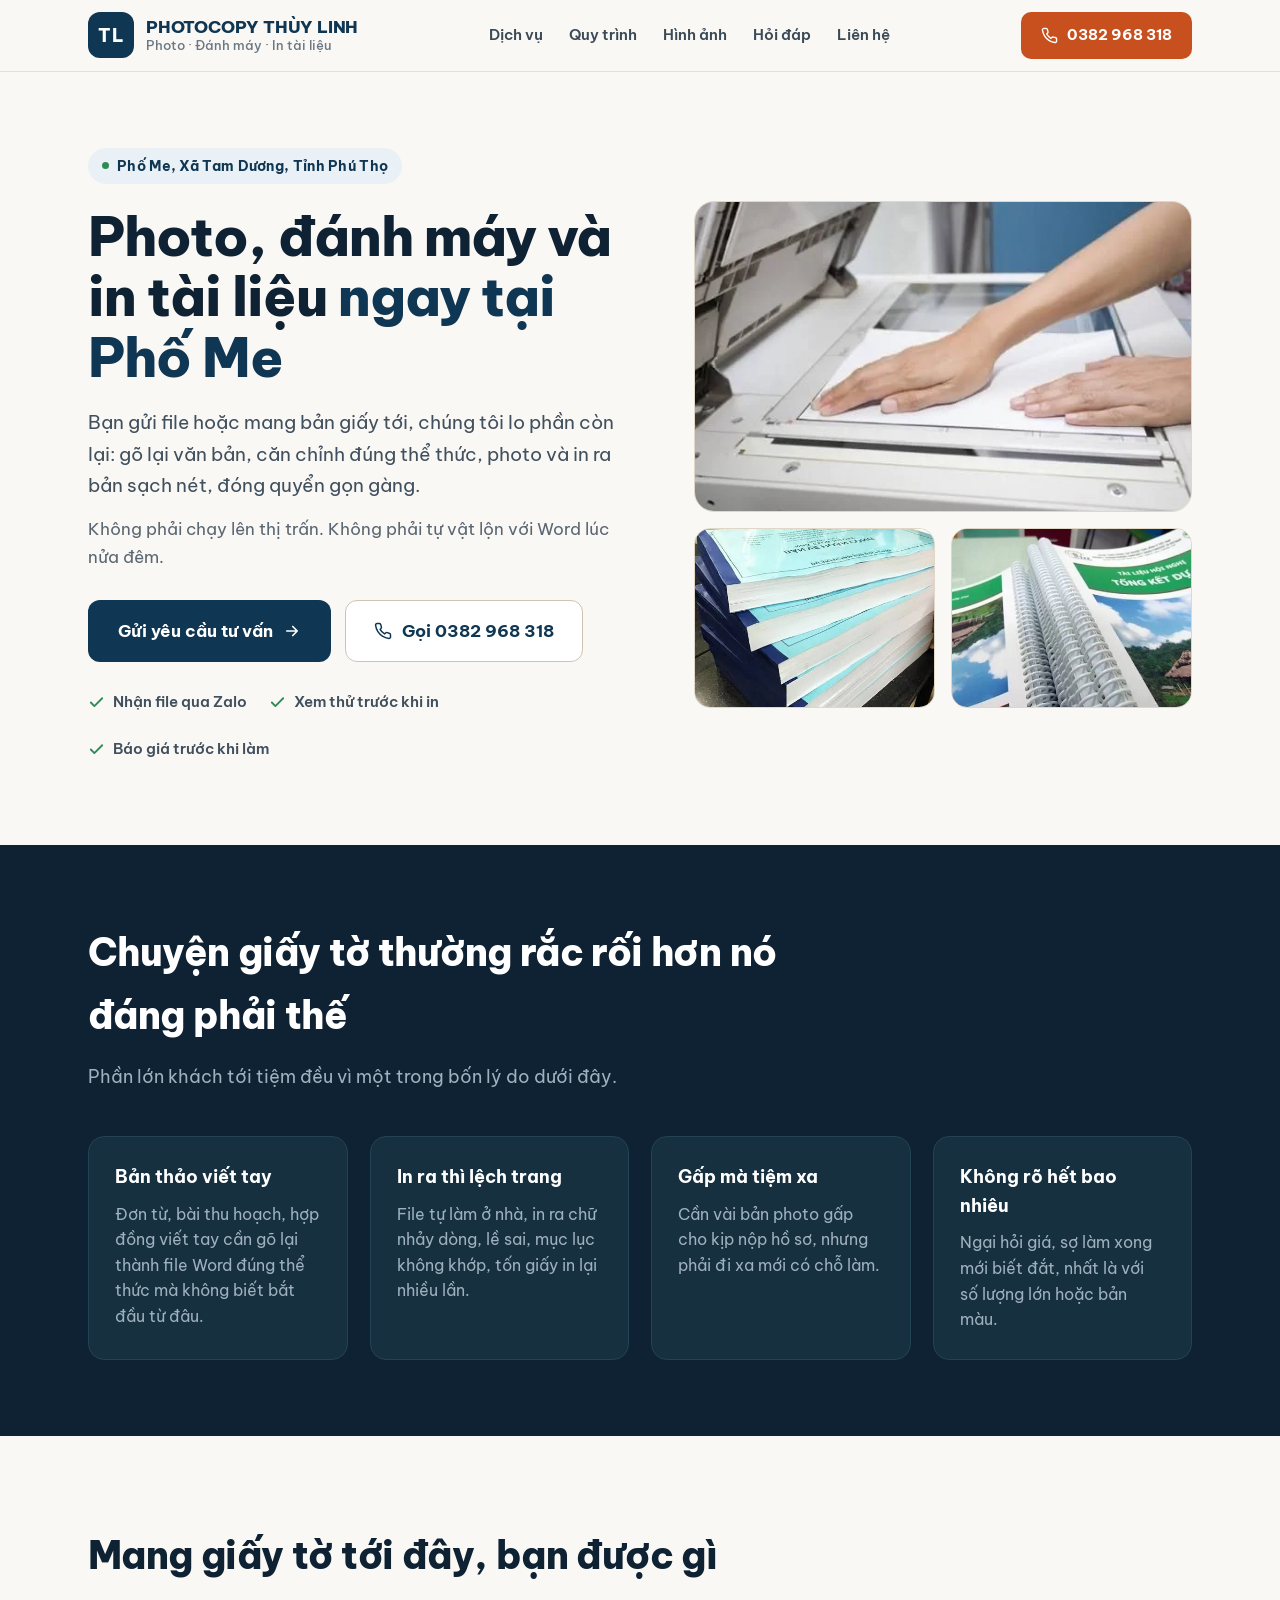
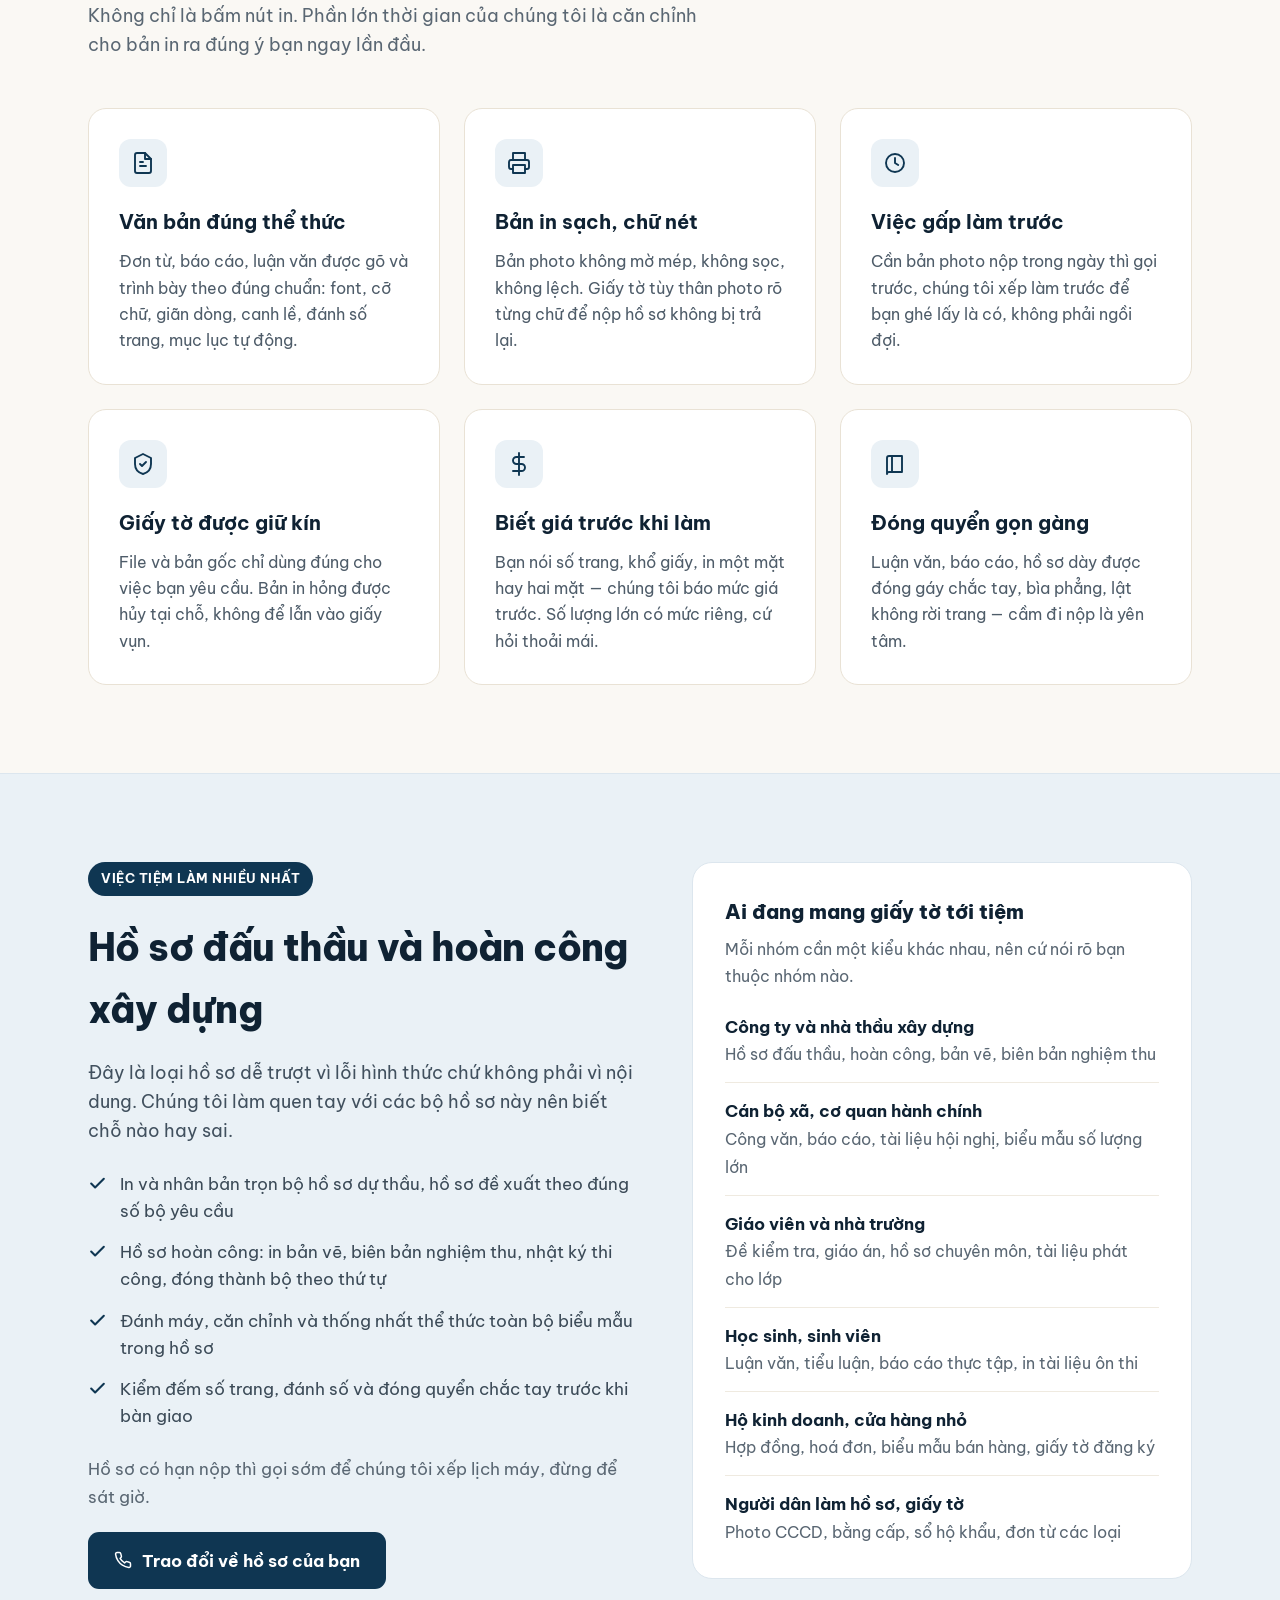
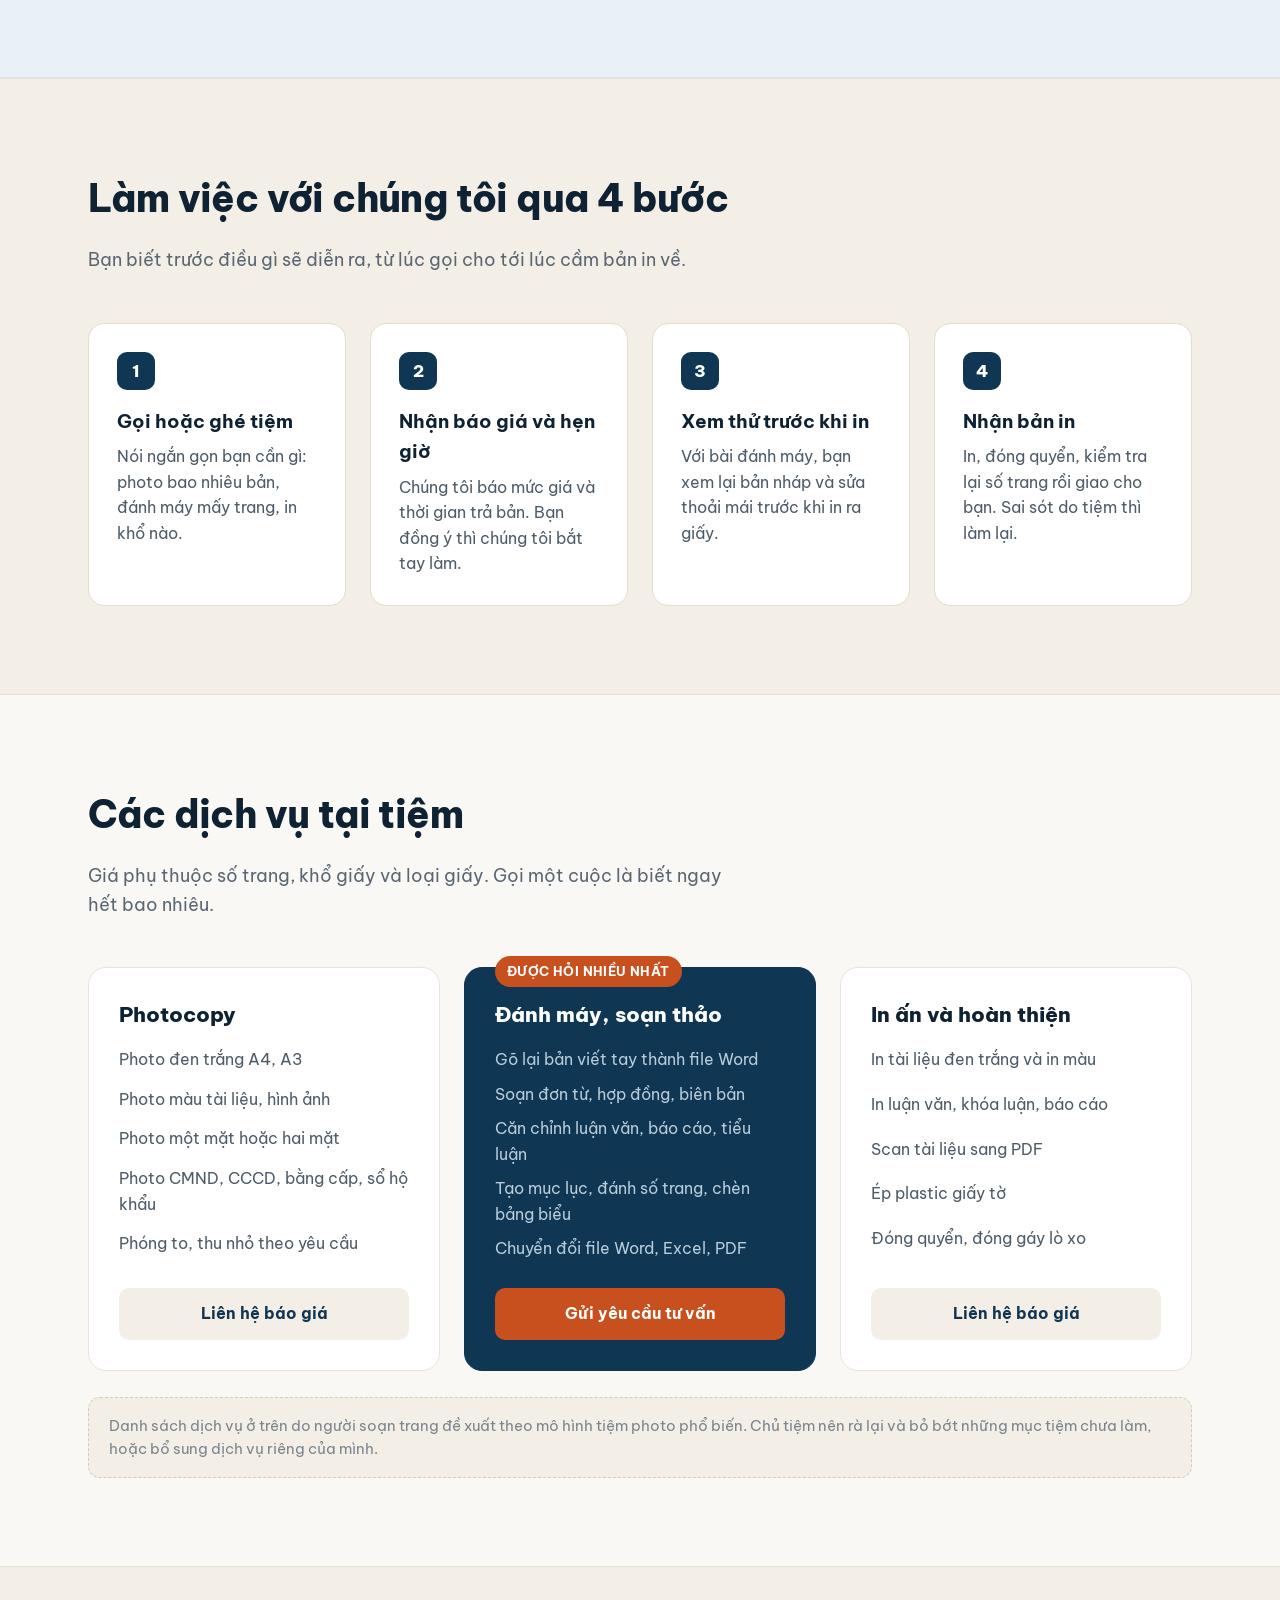
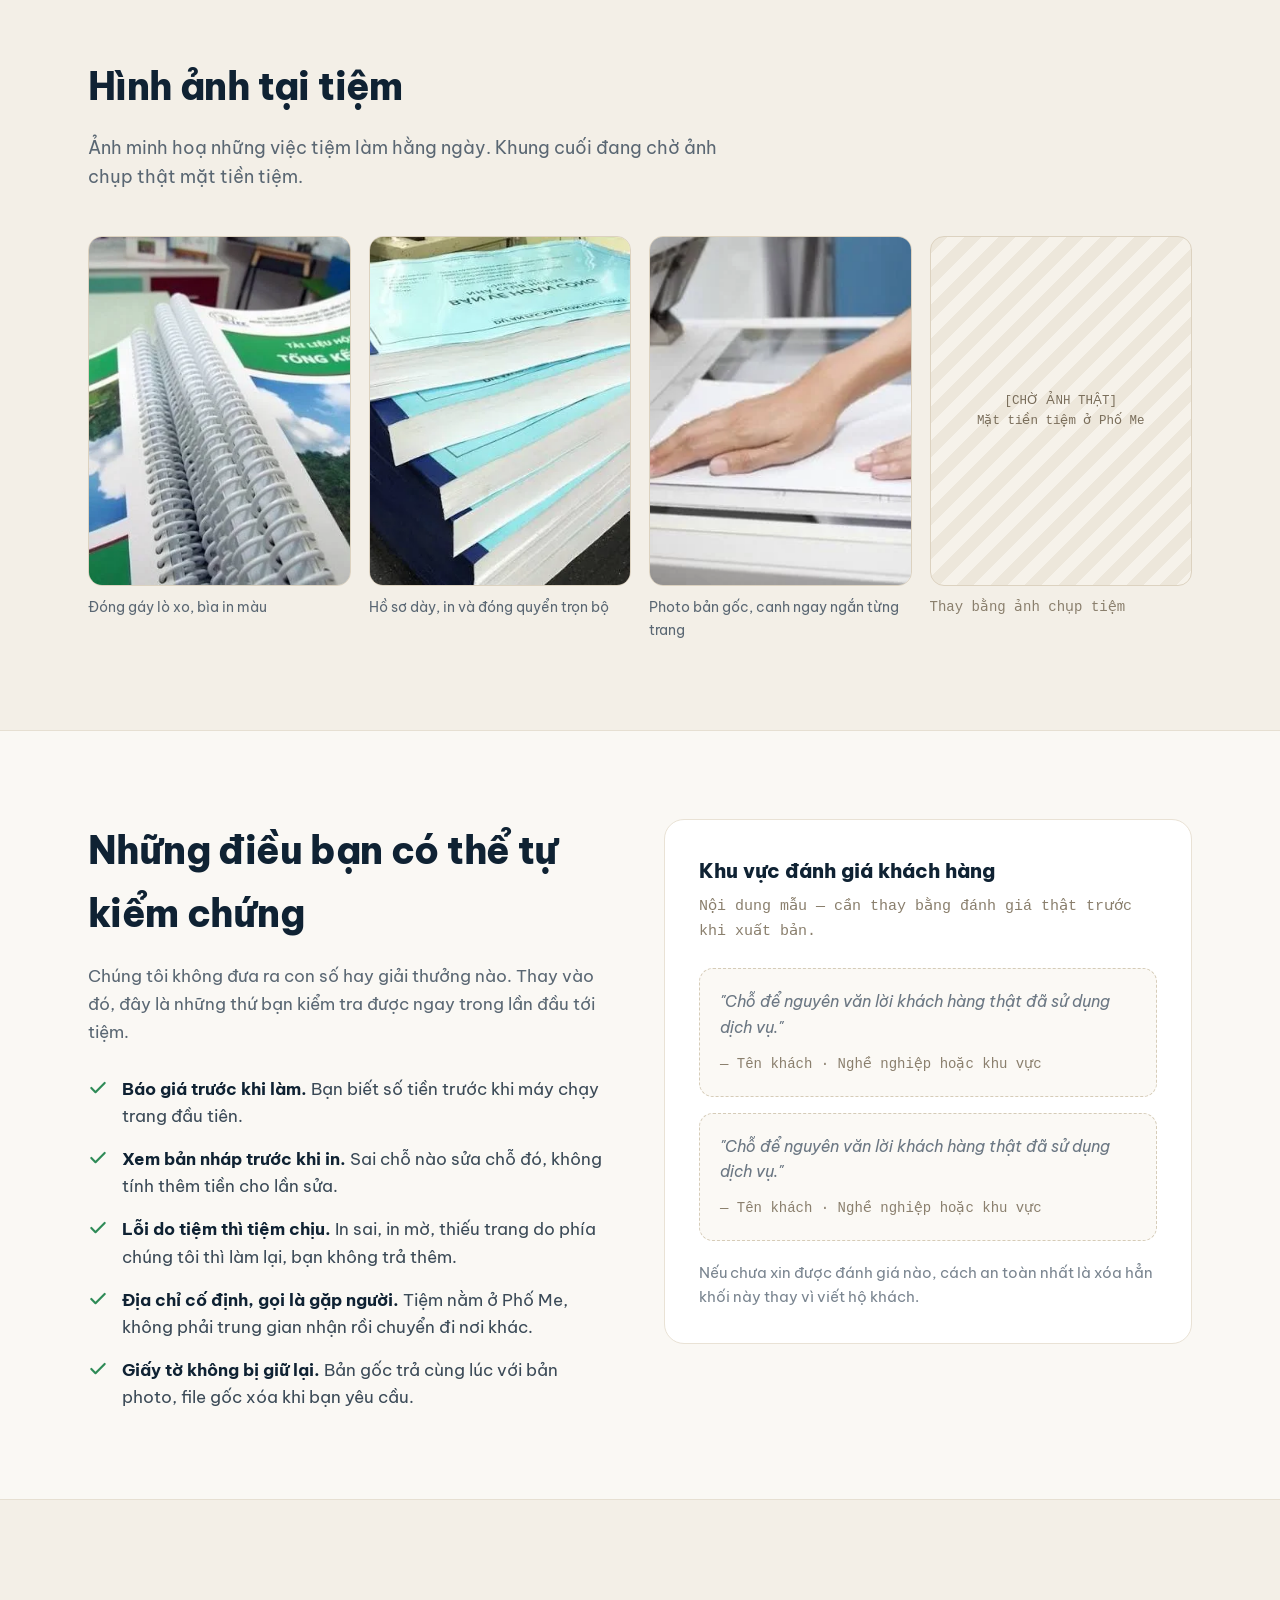
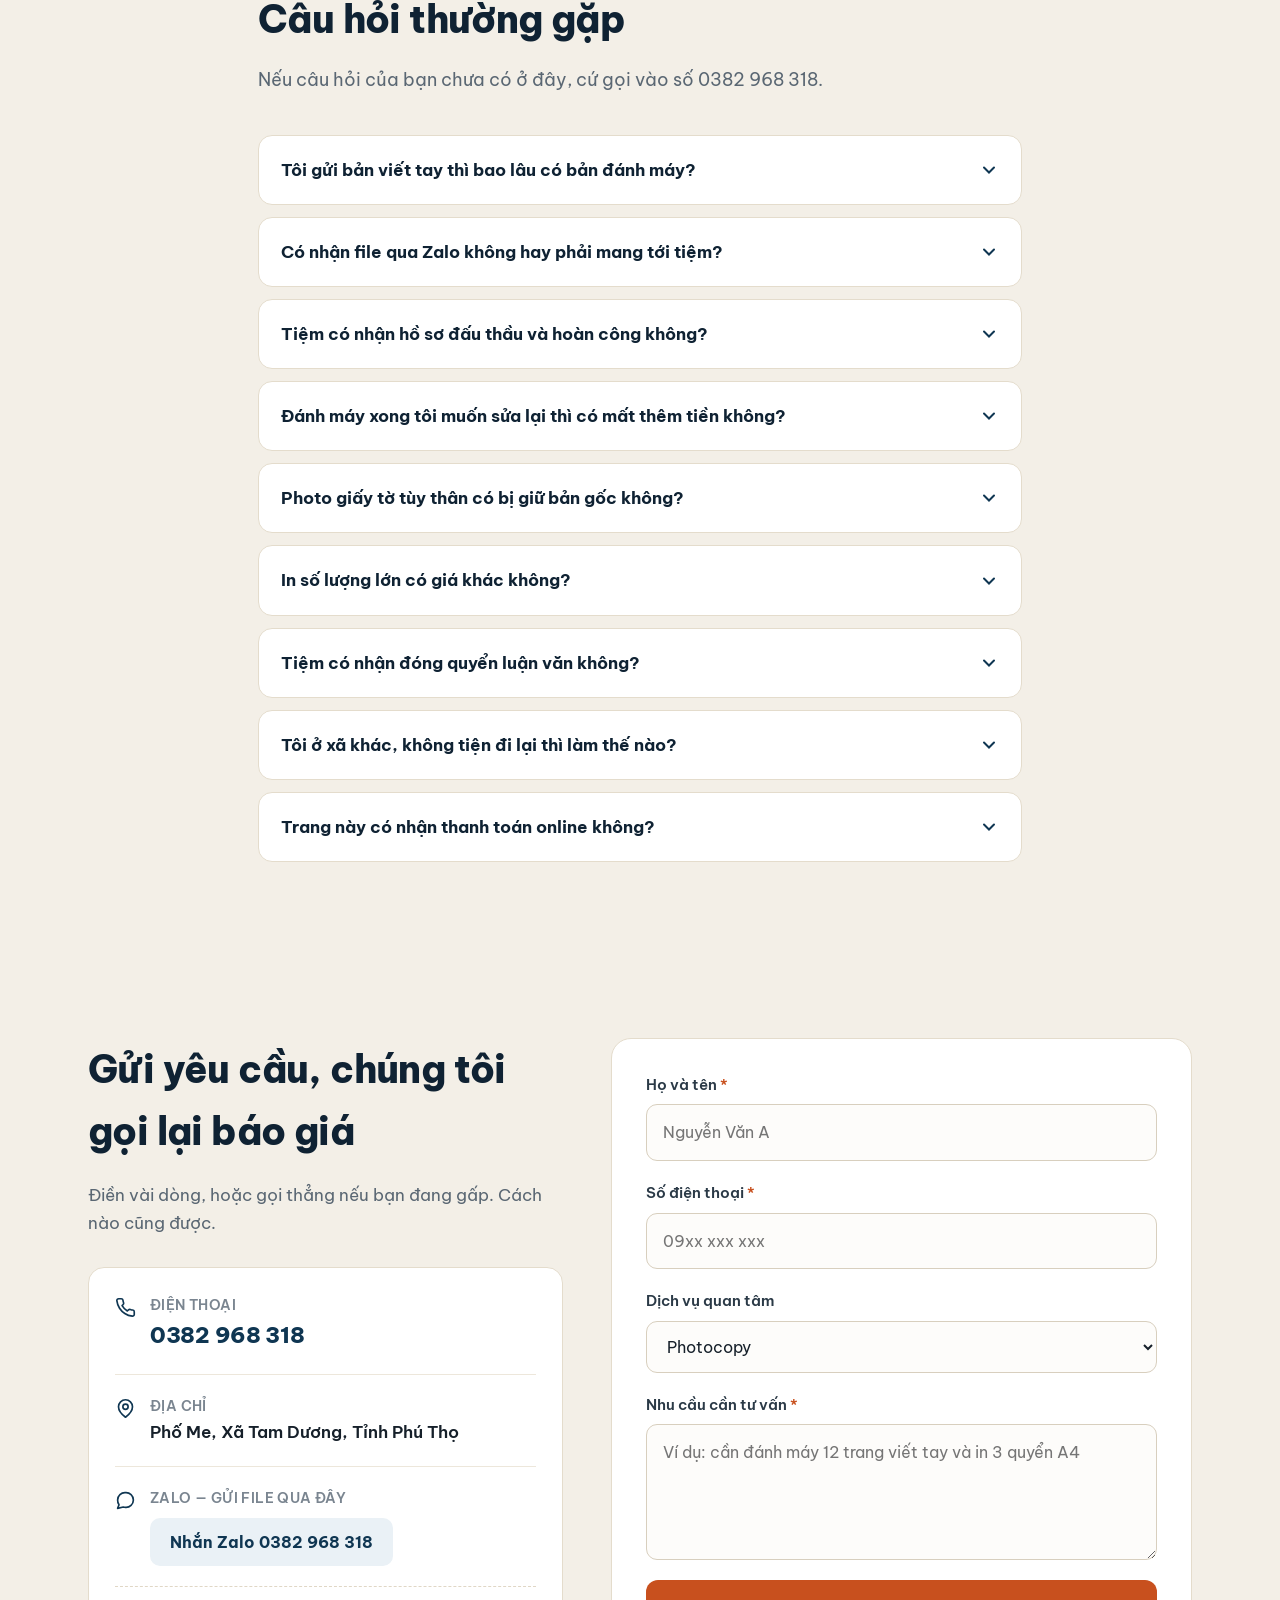
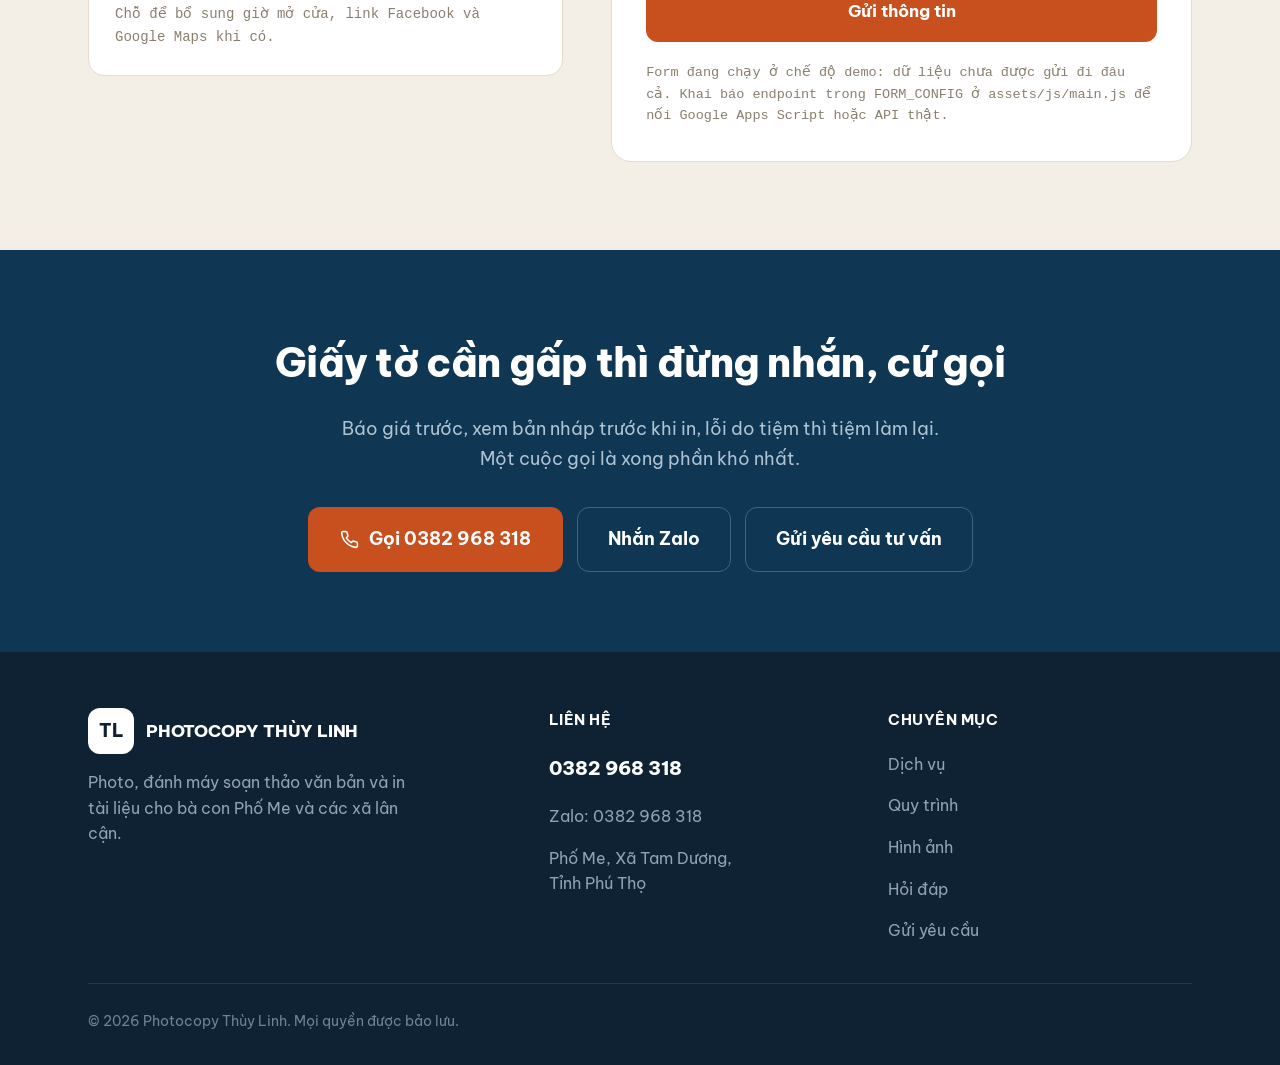
<file: index.html>
<!DOCTYPE html>
<html lang="vi">
<head>
<meta charset="utf-8">
<meta name="viewport" content="width=device-width, initial-scale=1">
<meta name="robots" content="index, follow, max-image-preview:large">
<title>Photocopy Thùy Linh — Photo, đánh máy, in tài liệu tại Phố Me, Tam Dương</title>
<meta name="description" content="Photocopy Thùy Linh tại Phố Me, Xã Tam Dương, Tỉnh Phú Thọ: photo đen trắng và màu, đánh máy soạn thảo văn bản, in tài liệu, hồ sơ đấu thầu và hoàn công, scan, ép plastic, đóng quyển. Báo giá trước khi làm. Gọi 0382 968 318.">
<link rel="canonical" href="https://VUI-LONG-THAY-BANG-TEN-MIEN-CUA-BAN/">

<meta property="og:type" content="website">
<meta property="og:locale" content="vi_VN">
<meta property="og:site_name" content="Photocopy Thùy Linh">
<meta property="og:title" content="Photocopy Thùy Linh — Photo, đánh máy, in tài liệu tại Phố Me">
<meta property="og:description" content="Photo, đánh máy soạn thảo văn bản, in tài liệu và hồ sơ đấu thầu, hoàn công tại Phố Me, Xã Tam Dương, Tỉnh Phú Thọ. Gọi hoặc nhắn Zalo 0382 968 318.">
<meta property="og:url" content="https://VUI-LONG-THAY-BANG-TEN-MIEN-CUA-BAN/">
<meta property="og:image" content="https://VUI-LONG-THAY-BANG-TEN-MIEN-CUA-BAN/assets/images/hero-photocopy.webp">
<meta name="twitter:card" content="summary_large_image">
<meta name="twitter:title" content="Photocopy Thùy Linh — Photo, đánh máy, in tài liệu tại Phố Me">
<meta name="twitter:description" content="Photo, đánh máy, in tài liệu và hồ sơ đấu thầu, hoàn công tại Phố Me, Tam Dương, Phú Thọ. Gọi hoặc nhắn Zalo 0382 968 318.">
<meta name="twitter:image" content="https://VUI-LONG-THAY-BANG-TEN-MIEN-CUA-BAN/assets/images/hero-photocopy.webp">
<meta name="theme-color" content="#0F3652">

<link rel="icon" href="assets/images/favicon.png" type="image/png">
<link rel="apple-touch-icon" href="assets/images/favicon.png">

<link rel="preconnect" href="https://fonts.googleapis.com">
<link rel="preconnect" href="https://fonts.gstatic.com" crossorigin>
<link href="https://fonts.googleapis.com/css2?family=Be+Vietnam+Pro:wght@400;500;600;700;800&display=swap" rel="stylesheet">
<link rel="stylesheet" href="assets/css/style.css">
<link rel="preload" as="image" href="assets/images/hero-photocopy.webp" fetchpriority="high">

<script type="application/ld+json">
{
  "@context": "https://schema.org",
  "@type": "LocalBusiness",
  "@id": "https://VUI-LONG-THAY-BANG-TEN-MIEN-CUA-BAN/#business",
  "name": "Photocopy Thùy Linh",
  "description": "Dịch vụ photocopy, đánh máy soạn thảo văn bản, in tài liệu, hồ sơ đấu thầu và hoàn công tại Phố Me, Xã Tam Dương, Tỉnh Phú Thọ.",
  "url": "https://VUI-LONG-THAY-BANG-TEN-MIEN-CUA-BAN/",
  "image": "https://VUI-LONG-THAY-BANG-TEN-MIEN-CUA-BAN/assets/images/hero-photocopy.webp",
  "telephone": "+84382968318",
  "sameAs": ["https://zalo.me/0382968318"],
  "address": {
    "@type": "PostalAddress",
    "streetAddress": "Phố Me",
    "addressLocality": "Xã Tam Dương",
    "addressRegion": "Tỉnh Phú Thọ",
    "addressCountry": "VN"
  },
  "areaServed": "Xã Tam Dương, Tỉnh Phú Thọ",
  "hasOfferCatalog": {
    "@type": "OfferCatalog",
    "name": "Dịch vụ",
    "itemListElement": [
      { "@type": "Offer", "itemOffered": { "@type": "Service", "name": "Photocopy đen trắng và màu" } },
      { "@type": "Offer", "itemOffered": { "@type": "Service", "name": "Đánh máy, soạn thảo văn bản" } },
      { "@type": "Offer", "itemOffered": { "@type": "Service", "name": "In tài liệu, đóng quyển" } },
      { "@type": "Offer", "itemOffered": { "@type": "Service", "name": "In hồ sơ đấu thầu và hoàn công xây dựng" } },
      { "@type": "Offer", "itemOffered": { "@type": "Service", "name": "Scan tài liệu, ép plastic" } }
    ]
  }
}
</script>
</head>
<body>

<div style="min-height:100%;background:#FAF8F4">

<a href="#noi-dung" style="position:absolute;left:-9999px;top:0;background:#0F3652;color:#fff;padding:12px 18px;z-index:200" onfocus="this.style.left='0'" onblur="this.style.left='-9999px'" id="skiplink">Bỏ qua tới nội dung chính</a>

<header id="site-header" style="position:sticky;top:0;z-index:100;background:rgba(250,248,244,.94);backdrop-filter:blur(10px);border-bottom:1px solid #E6DFD2">
  <div class="wrap" style="max-width:1160px;margin:0 auto;padding:12px 28px;display:flex;align-items:center;gap:20px;justify-content:space-between">
    <a href="#top" aria-label="Photocopy Thùy Linh — về đầu trang" style="display:flex;align-items:center;gap:12px;flex-shrink:0">
      <span style="width:46px;height:46px;border-radius:12px;background:#0F3652;color:#fff;display:grid;place-items:center;font-weight:800;font-size:18px;letter-spacing:.5px">TL</span>
      <span style="display:block;line-height:1.15">
        <span style="display:block;font-weight:800;font-size:17px;color:#0F3652;letter-spacing:-.2px">PHOTOCOPY THÙY LINH</span>
        <span style="display:block;font-size:12.5px;color:#6B7783;font-weight:500">Photo · Đánh máy · In tài liệu</span>
      </span>
    </a>

    <nav class="navlinks" aria-label="Điều hướng chính" style="display:flex;gap:26px;align-items:center;font-size:15px;font-weight:600">
      <a class="navlink" href="#dich-vu" style="color:#3B4A57">Dịch vụ</a>
      <a class="navlink" href="#quy-trinh" style="color:#3B4A57">Quy trình</a>
      <a class="navlink" href="#hinh-anh" style="color:#3B4A57">Hình ảnh</a>
      <a class="navlink" href="#cau-hoi" style="color:#3B4A57">Hỏi đáp</a>
      <a class="navlink" href="#lien-he" style="color:#3B4A57">Liên hệ</a>
    </nav>

    <div style="display:flex;align-items:center;gap:10px">
      <a class="btn" href="tel:0382968318" style="display:inline-flex;align-items:center;gap:9px;background:#C8501E;color:#fff;padding:11px 20px;border-radius:10px;font-weight:700;font-size:15px">
        <svg width="17" height="17" viewBox="0 0 24 24" fill="none" stroke="currentColor" stroke-width="2" stroke-linecap="round" stroke-linejoin="round" aria-hidden="true"><path d="M22 16.9v3a2 2 0 0 1-2.2 2 19.8 19.8 0 0 1-8.6-3.1 19.5 19.5 0 0 1-6-6A19.8 19.8 0 0 1 2.1 4.2 2 2 0 0 1 4.1 2h3a2 2 0 0 1 2 1.7c.1 1 .4 1.9.7 2.8a2 2 0 0 1-.5 2.1L8.1 9.9a16 16 0 0 0 6 6l1.3-1.2a2 2 0 0 1 2.1-.5c.9.3 1.8.6 2.8.7a2 2 0 0 1 1.7 2Z"/></svg>
        0382 968 318
      </a>
      <button class="navtoggle" id="nav-toggle" type="button" aria-expanded="false" aria-controls="mobile-menu" aria-label="Mở menu" style="display:none;width:46px;height:46px;border:1px solid #D8CFBE;background:#fff;border-radius:10px;align-items:center;justify-content:center;cursor:pointer">
        <svg width="22" height="22" viewBox="0 0 24 24" fill="none" stroke="#0F3652" stroke-width="2" stroke-linecap="round" aria-hidden="true"><path d="M3 6h18M3 12h18M3 18h18"/></svg>
      </button>
    </div>
  </div>

  <nav id="mobile-menu" aria-label="Điều hướng di động" hidden style="display:none;border-top:1px solid #E6DFD2;background:#FAF8F4">
    <ul style="max-width:1160px;margin:0 auto;padding:10px 22px 18px;display:grid;gap:2px">
      <li><a href="#dich-vu" style="display:block;padding:14px 6px;font-weight:600;border-bottom:1px solid #EDE7DB">Dịch vụ</a></li>
      <li><a href="#quy-trinh" style="display:block;padding:14px 6px;font-weight:600;border-bottom:1px solid #EDE7DB">Quy trình</a></li>
      <li><a href="#hinh-anh" style="display:block;padding:14px 6px;font-weight:600;border-bottom:1px solid #EDE7DB">Hình ảnh</a></li>
      <li><a href="#cau-hoi" style="display:block;padding:14px 6px;font-weight:600;border-bottom:1px solid #EDE7DB">Hỏi đáp</a></li>
      <li><a href="#lien-he" style="display:block;padding:14px 6px;font-weight:600">Gửi yêu cầu tư vấn</a></li>
    </ul>
  </nav>
</header>

<main id="noi-dung">

<section id="top" class="sec" style="padding:76px 0 84px">
  <div class="wrap" style="max-width:1160px;margin:0 auto;padding:0 28px">
    <div class="hero-grid" style="display:grid;grid-template-columns:1.05fr .95fr;gap:56px;align-items:center">
      <div>
        <p style="display:inline-flex;align-items:center;gap:8px;background:#EAF1F6;color:#0F3652;font-weight:700;font-size:13.5px;padding:7px 14px;border-radius:999px;letter-spacing:.3px;margin-bottom:22px">
          <span style="width:7px;height:7px;border-radius:50%;background:#2E8B57;display:inline-block"></span>
          Phố Me, Xã Tam Dương, Tỉnh Phú Thọ
        </p>
        <h1 style="font-size:clamp(34px,5vw,54px);line-height:1.12;font-weight:800;letter-spacing:-1px;color:#0F2233;margin-bottom:20px;text-wrap:pretty">
          Photo, đánh máy và in tài liệu<br style="display:none">
          <span style="color:#0F3652"> ngay tại Phố Me</span>
        </h1>
        <p style="font-size:19px;color:#41505E;max-width:540px;margin-bottom:14px;text-wrap:pretty">
          Bạn gửi file hoặc mang bản giấy tới, chúng tôi lo phần còn lại: gõ lại văn bản, căn chỉnh đúng thể thức, photo và in ra bản sạch nét, đóng quyển gọn gàng.
        </p>
        <p style="font-size:16.5px;color:#5A6773;max-width:540px;margin-bottom:30px">
          Không phải chạy lên thị trấn. Không phải tự vật lộn với Word lúc nửa đêm.
        </p>

        <div class="stackbtn" style="display:flex;gap:14px;flex-wrap:wrap;margin-bottom:28px">
          <a class="btn" href="#lien-he" style="display:inline-flex;align-items:center;gap:10px;background:#0F3652;color:#fff;padding:16px 30px;border-radius:12px;font-weight:700;font-size:17px">
            Gửi yêu cầu tư vấn
            <svg width="18" height="18" viewBox="0 0 24 24" fill="none" stroke="currentColor" stroke-width="2.2" stroke-linecap="round" stroke-linejoin="round" aria-hidden="true"><path d="M5 12h14M13 6l6 6-6 6"/></svg>
          </a>
          <a class="btn" href="tel:0382968318" style="display:inline-flex;align-items:center;gap:10px;background:#fff;color:#0F3652;padding:16px 28px;border-radius:12px;font-weight:700;font-size:17px;border:1.5px solid #CFC4B0">
            <svg width="18" height="18" viewBox="0 0 24 24" fill="none" stroke="currentColor" stroke-width="2" stroke-linecap="round" stroke-linejoin="round" aria-hidden="true"><path d="M22 16.9v3a2 2 0 0 1-2.2 2 19.8 19.8 0 0 1-8.6-3.1 19.5 19.5 0 0 1-6-6A19.8 19.8 0 0 1 2.1 4.2 2 2 0 0 1 4.1 2h3a2 2 0 0 1 2 1.7c.1 1 .4 1.9.7 2.8a2 2 0 0 1-.5 2.1L8.1 9.9a16 16 0 0 0 6 6l1.3-1.2a2 2 0 0 1 2.1-.5c.9.3 1.8.6 2.8.7a2 2 0 0 1 1.7 2Z"/></svg>
            Gọi 0382 968 318
          </a>
        </div>

        <ul style="display:flex;gap:22px;flex-wrap:wrap;font-size:15px;color:#41505E;font-weight:600">
          <li style="display:flex;align-items:center;gap:8px"><svg width="17" height="17" viewBox="0 0 24 24" fill="none" stroke="#2E8B57" stroke-width="2.6" stroke-linecap="round" stroke-linejoin="round" aria-hidden="true"><path d="m20 6-11 11-5-5"/></svg>Nhận file qua Zalo</li>
          <li style="display:flex;align-items:center;gap:8px"><svg width="17" height="17" viewBox="0 0 24 24" fill="none" stroke="#2E8B57" stroke-width="2.6" stroke-linecap="round" stroke-linejoin="round" aria-hidden="true"><path d="m20 6-11 11-5-5"/></svg>Xem thử trước khi in</li>
          <li style="display:flex;align-items:center;gap:8px"><svg width="17" height="17" viewBox="0 0 24 24" fill="none" stroke="#2E8B57" stroke-width="2.6" stroke-linecap="round" stroke-linejoin="round" aria-hidden="true"><path d="m20 6-11 11-5-5"/></svg>Báo giá trước khi làm</li>
        </ul>
      </div>

      <figure style="margin:0;display:grid;gap:16px">
        <img src="assets/images/hero-photocopy.webp" width="597" height="335" fetchpriority="high" decoding="async" alt="Đặt tài liệu lên mặt kính máy photocopy để sao chụp" style="width:100%;height:auto;border-radius:20px;border:1px solid #E0D7C6;object-fit:cover;aspect-ratio:16/10">
        <div style="display:grid;grid-template-columns:1fr 1fr;gap:16px">
          <img src="assets/images/gallery-ho-so-dong-quyen.webp" width="475" height="421" loading="lazy" decoding="async" alt="Chồng hồ sơ dày đã được in và đóng quyển hoàn chỉnh" style="width:100%;height:auto;border-radius:16px;border:1px solid #E0D7C6;object-fit:cover;aspect-ratio:4/3">
          <img src="assets/images/gallery-dong-gay-lo-xo.webp" width="447" height="447" loading="lazy" decoding="async" alt="Tài liệu hội nghị được đóng gáy lò xo, bìa màu in sắc nét" style="width:100%;height:auto;border-radius:16px;border:1px solid #E0D7C6;object-fit:cover;aspect-ratio:4/3">
        </div>
      </figure>
    </div>
  </div>
</section>

<section class="sec" style="padding:76px 0;background:#0F2233">
  <div class="wrap" style="max-width:1160px;margin:0 auto;padding:0 28px">
    <h2 style="font-size:clamp(26px,3.4vw,38px);font-weight:800;color:#fff;letter-spacing:-.6px;margin-bottom:16px;max-width:700px;text-wrap:pretty">Chuyện giấy tờ thường rắc rối hơn nó đáng phải thế</h2>
    <p style="color:#9FB0BE;font-size:17.5px;max-width:640px;margin-bottom:44px">Phần lớn khách tới tiệm đều vì một trong bốn lý do dưới đây.</p>
    <ul class="g4" style="display:grid;grid-template-columns:repeat(4,1fr);gap:22px">
      <li style="background:#16303F;border:1px solid #234254;border-radius:16px;padding:26px">
        <p style="font-weight:700;color:#fff;font-size:17.5px;margin-bottom:10px">Bản thảo viết tay</p>
        <p style="color:#9FB0BE;font-size:15.5px">Đơn từ, bài thu hoạch, hợp đồng viết tay cần gõ lại thành file Word đúng thể thức mà không biết bắt đầu từ đâu.</p>
      </li>
      <li style="background:#16303F;border:1px solid #234254;border-radius:16px;padding:26px">
        <p style="font-weight:700;color:#fff;font-size:17.5px;margin-bottom:10px">In ra thì lệch trang</p>
        <p style="color:#9FB0BE;font-size:15.5px">File tự làm ở nhà, in ra chữ nhảy dòng, lề sai, mục lục không khớp, tốn giấy in lại nhiều lần.</p>
      </li>
      <li style="background:#16303F;border:1px solid #234254;border-radius:16px;padding:26px">
        <p style="font-weight:700;color:#fff;font-size:17.5px;margin-bottom:10px">Gấp mà tiệm xa</p>
        <p style="color:#9FB0BE;font-size:15.5px">Cần vài bản photo gấp cho kịp nộp hồ sơ, nhưng phải đi xa mới có chỗ làm.</p>
      </li>
      <li style="background:#16303F;border:1px solid #234254;border-radius:16px;padding:26px">
        <p style="font-weight:700;color:#fff;font-size:17.5px;margin-bottom:10px">Không rõ hết bao nhiêu</p>
        <p style="color:#9FB0BE;font-size:15.5px">Ngại hỏi giá, sợ làm xong mới biết đắt, nhất là với số lượng lớn hoặc bản màu.</p>
      </li>
    </ul>
  </div>
</section>

<section class="sec" style="padding:88px 0">
  <div class="wrap" style="max-width:1160px;margin:0 auto;padding:0 28px">
    <h2 style="font-size:clamp(26px,3.4vw,38px);font-weight:800;color:#0F2233;letter-spacing:-.6px;margin-bottom:16px;max-width:680px;text-wrap:pretty">Mang giấy tờ tới đây, bạn được gì</h2>
    <p style="color:#5A6773;font-size:17.5px;max-width:620px;margin-bottom:48px">Không chỉ là bấm nút in. Phần lớn thời gian của chúng tôi là căn chỉnh cho bản in ra đúng ý bạn ngay lần đầu.</p>

    <div class="g3" style="display:grid;grid-template-columns:repeat(3,1fr);gap:24px">
      <article class="card" style="background:#fff;border:1px solid #E9E2D5;border-radius:18px;padding:30px">
        <span style="display:grid;place-items:center;width:48px;height:48px;border-radius:12px;background:#EAF1F6;margin-bottom:18px">
          <svg width="24" height="24" viewBox="0 0 24 24" fill="none" stroke="#0F3652" stroke-width="1.9" stroke-linecap="round" stroke-linejoin="round" aria-hidden="true"><path d="M14 2H6a2 2 0 0 0-2 2v16a2 2 0 0 0 2 2h12a2 2 0 0 0 2-2V8z"/><path d="M14 2v6h6M9 15h6M9 11h3"/></svg>
        </span>
        <h3 style="font-size:20px;font-weight:700;color:#0F2233;margin-bottom:10px">Văn bản đúng thể thức</h3>
        <p style="color:#4E5C69;font-size:16px">Đơn từ, báo cáo, luận văn được gõ và trình bày theo đúng chuẩn: font, cỡ chữ, giãn dòng, canh lề, đánh số trang, mục lục tự động.</p>
      </article>
      <article class="card" style="background:#fff;border:1px solid #E9E2D5;border-radius:18px;padding:30px">
        <span style="display:grid;place-items:center;width:48px;height:48px;border-radius:12px;background:#EAF1F6;margin-bottom:18px">
          <svg width="24" height="24" viewBox="0 0 24 24" fill="none" stroke="#0F3652" stroke-width="1.9" stroke-linecap="round" stroke-linejoin="round" aria-hidden="true"><path d="M6 9V2h12v7M6 18H4a2 2 0 0 1-2-2v-5a2 2 0 0 1 2-2h16a2 2 0 0 1 2 2v5a2 2 0 0 1-2 2h-2"/><path d="M6 14h12v8H6z"/></svg>
        </span>
        <h3 style="font-size:20px;font-weight:700;color:#0F2233;margin-bottom:10px">Bản in sạch, chữ nét</h3>
        <p style="color:#4E5C69;font-size:16px">Bản photo không mờ mép, không sọc, không lệch. Giấy tờ tùy thân photo rõ từng chữ để nộp hồ sơ không bị trả lại.</p>
      </article>
      <article class="card" style="background:#fff;border:1px solid #E9E2D5;border-radius:18px;padding:30px">
        <span style="display:grid;place-items:center;width:48px;height:48px;border-radius:12px;background:#EAF1F6;margin-bottom:18px">
          <svg width="24" height="24" viewBox="0 0 24 24" fill="none" stroke="#0F3652" stroke-width="1.9" stroke-linecap="round" stroke-linejoin="round" aria-hidden="true"><circle cx="12" cy="12" r="9"/><path d="M12 7v5l3.2 2"/></svg>
        </span>
        <h3 style="font-size:20px;font-weight:700;color:#0F2233;margin-bottom:10px">Việc gấp làm trước</h3>
        <p style="color:#4E5C69;font-size:16px">Cần bản photo nộp trong ngày thì gọi trước, chúng tôi xếp làm trước để bạn ghé lấy là có, không phải ngồi đợi.</p>
      </article>
      <article class="card" style="background:#fff;border:1px solid #E9E2D5;border-radius:18px;padding:30px">
        <span style="display:grid;place-items:center;width:48px;height:48px;border-radius:12px;background:#EAF1F6;margin-bottom:18px">
          <svg width="24" height="24" viewBox="0 0 24 24" fill="none" stroke="#0F3652" stroke-width="1.9" stroke-linecap="round" stroke-linejoin="round" aria-hidden="true"><path d="M12 2 4 6v6c0 5 3.4 8.7 8 10 4.6-1.3 8-5 8-10V6z"/><path d="m9 12 2 2 4-4"/></svg>
        </span>
        <h3 style="font-size:20px;font-weight:700;color:#0F2233;margin-bottom:10px">Giấy tờ được giữ kín</h3>
        <p style="color:#4E5C69;font-size:16px">File và bản gốc chỉ dùng đúng cho việc bạn yêu cầu. Bản in hỏng được hủy tại chỗ, không để lẫn vào giấy vụn.</p>
      </article>
      <article class="card" style="background:#fff;border:1px solid #E9E2D5;border-radius:18px;padding:30px">
        <span style="display:grid;place-items:center;width:48px;height:48px;border-radius:12px;background:#EAF1F6;margin-bottom:18px">
          <svg width="24" height="24" viewBox="0 0 24 24" fill="none" stroke="#0F3652" stroke-width="1.9" stroke-linecap="round" stroke-linejoin="round" aria-hidden="true"><path d="M12 1v22M17 5H9.5a3.5 3.5 0 0 0 0 7h5a3.5 3.5 0 0 1 0 7H6"/></svg>
        </span>
        <h3 style="font-size:20px;font-weight:700;color:#0F2233;margin-bottom:10px">Biết giá trước khi làm</h3>
        <p style="color:#4E5C69;font-size:16px">Bạn nói số trang, khổ giấy, in một mặt hay hai mặt — chúng tôi báo mức giá trước. Số lượng lớn có mức riêng, cứ hỏi thoải mái.</p>
      </article>
      <article class="card" style="background:#fff;border:1px solid #E9E2D5;border-radius:18px;padding:30px">
        <span style="display:grid;place-items:center;width:48px;height:48px;border-radius:12px;background:#EAF1F6;margin-bottom:18px">
          <svg width="24" height="24" viewBox="0 0 24 24" fill="none" stroke="#0F3652" stroke-width="1.9" stroke-linecap="round" stroke-linejoin="round" aria-hidden="true"><path d="M4 19.5V6a2 2 0 0 1 2-2h13v16H6a2 2 0 0 0-2 2z"/><path d="M9 4v16"/></svg>
        </span>
        <h3 style="font-size:20px;font-weight:700;color:#0F2233;margin-bottom:10px">Đóng quyển gọn gàng</h3>
        <p style="color:#4E5C69;font-size:16px">Luận văn, báo cáo, hồ sơ dày được đóng gáy chắc tay, bìa phẳng, lật không rời trang — cầm đi nộp là yên tâm.</p>
      </article>
    </div>
  </div>
</section>

<section class="sec" style="padding:88px 0;background:#EAF1F6;border-top:1px solid #DCE6EE;border-bottom:1px solid #DCE6EE">
  <div class="wrap" style="max-width:1160px;margin:0 auto;padding:0 28px">
    <div class="g2" style="display:grid;grid-template-columns:1.05fr .95fr;gap:52px;align-items:start">
      <div>
        <p style="display:inline-block;background:#0F3652;color:#fff;font-weight:700;font-size:13px;padding:6px 13px;border-radius:999px;letter-spacing:.5px;margin-bottom:20px">VIỆC TIỆM LÀM NHIỀU NHẤT</p>
        <h2 style="font-size:clamp(26px,3.4vw,38px);font-weight:800;color:#0F2233;letter-spacing:-.6px;margin-bottom:18px;text-wrap:pretty">Hồ sơ đấu thầu và hoàn công xây dựng</h2>
        <p style="color:#41505E;font-size:17.5px;margin-bottom:24px;text-wrap:pretty">Đây là loại hồ sơ dễ trượt vì lỗi hình thức chứ không phải vì nội dung. Chúng tôi làm quen tay với các bộ hồ sơ này nên biết chỗ nào hay sai.</p>
        <ul style="display:grid;gap:14px">
          <li style="display:flex;gap:13px;align-items:flex-start"><svg width="19" height="19" viewBox="0 0 24 24" fill="none" stroke="#0F3652" stroke-width="2.6" stroke-linecap="round" stroke-linejoin="round" style="flex-shrink:0;margin-top:4px" aria-hidden="true"><path d="m20 6-11 11-5-5"/></svg><span style="color:#3B4A57;font-size:16.5px">In và nhân bản trọn bộ hồ sơ dự thầu, hồ sơ đề xuất theo đúng số bộ yêu cầu</span></li>
          <li style="display:flex;gap:13px;align-items:flex-start"><svg width="19" height="19" viewBox="0 0 24 24" fill="none" stroke="#0F3652" stroke-width="2.6" stroke-linecap="round" stroke-linejoin="round" style="flex-shrink:0;margin-top:4px" aria-hidden="true"><path d="m20 6-11 11-5-5"/></svg><span style="color:#3B4A57;font-size:16.5px">Hồ sơ hoàn công: in bản vẽ, biên bản nghiệm thu, nhật ký thi công, đóng thành bộ theo thứ tự</span></li>
          <li style="display:flex;gap:13px;align-items:flex-start"><svg width="19" height="19" viewBox="0 0 24 24" fill="none" stroke="#0F3652" stroke-width="2.6" stroke-linecap="round" stroke-linejoin="round" style="flex-shrink:0;margin-top:4px" aria-hidden="true"><path d="m20 6-11 11-5-5"/></svg><span style="color:#3B4A57;font-size:16.5px">Đánh máy, căn chỉnh và thống nhất thể thức toàn bộ biểu mẫu trong hồ sơ</span></li>
          <li style="display:flex;gap:13px;align-items:flex-start"><svg width="19" height="19" viewBox="0 0 24 24" fill="none" stroke="#0F3652" stroke-width="2.6" stroke-linecap="round" stroke-linejoin="round" style="flex-shrink:0;margin-top:4px" aria-hidden="true"><path d="m20 6-11 11-5-5"/></svg><span style="color:#3B4A57;font-size:16.5px">Kiểm đếm số trang, đánh số và đóng quyển chắc tay trước khi bàn giao</span></li>
        </ul>
        <p style="margin-top:26px;color:#5A6773;font-size:16.5px">Hồ sơ có hạn nộp thì gọi sớm để chúng tôi xếp lịch máy, đừng để sát giờ.</p>
        <a class="btn" href="tel:0382968318" style="display:inline-flex;align-items:center;gap:10px;margin-top:22px;background:#0F3652;color:#fff;padding:15px 26px;border-radius:11px;font-weight:700;font-size:16.5px">
          <svg width="18" height="18" viewBox="0 0 24 24" fill="none" stroke="currentColor" stroke-width="2" stroke-linecap="round" stroke-linejoin="round" aria-hidden="true"><path d="M22 16.9v3a2 2 0 0 1-2.2 2 19.8 19.8 0 0 1-8.6-3.1 19.5 19.5 0 0 1-6-6A19.8 19.8 0 0 1 2.1 4.2 2 2 0 0 1 4.1 2h3a2 2 0 0 1 2 1.7c.1 1 .4 1.9.7 2.8a2 2 0 0 1-.5 2.1L8.1 9.9a16 16 0 0 0 6 6l1.3-1.2a2 2 0 0 1 2.1-.5c.9.3 1.8.6 2.8.7a2 2 0 0 1 1.7 2Z"/></svg>
          Trao đổi về hồ sơ của bạn
        </a>
      </div>

      <div style="background:#fff;border:1px solid #DCE6EE;border-radius:20px;padding:32px">
        <h3 style="font-size:20px;font-weight:800;color:#0F2233;margin-bottom:8px">Ai đang mang giấy tờ tới tiệm</h3>
        <p style="color:#5A6773;font-size:16px;margin-bottom:24px">Mỗi nhóm cần một kiểu khác nhau, nên cứ nói rõ bạn thuộc nhóm nào.</p>
        <ul style="display:grid;gap:14px">
          <li style="border-bottom:1px solid #EFEAE0;padding-bottom:14px"><strong style="display:block;color:#0F2233;font-size:16.5px">Công ty và nhà thầu xây dựng</strong><span style="color:#5A6773;font-size:15.5px">Hồ sơ đấu thầu, hoàn công, bản vẽ, biên bản nghiệm thu</span></li>
          <li style="border-bottom:1px solid #EFEAE0;padding-bottom:14px"><strong style="display:block;color:#0F2233;font-size:16.5px">Cán bộ xã, cơ quan hành chính</strong><span style="color:#5A6773;font-size:15.5px">Công văn, báo cáo, tài liệu hội nghị, biểu mẫu số lượng lớn</span></li>
          <li style="border-bottom:1px solid #EFEAE0;padding-bottom:14px"><strong style="display:block;color:#0F2233;font-size:16.5px">Giáo viên và nhà trường</strong><span style="color:#5A6773;font-size:15.5px">Đề kiểm tra, giáo án, hồ sơ chuyên môn, tài liệu phát cho lớp</span></li>
          <li style="border-bottom:1px solid #EFEAE0;padding-bottom:14px"><strong style="display:block;color:#0F2233;font-size:16.5px">Học sinh, sinh viên</strong><span style="color:#5A6773;font-size:15.5px">Luận văn, tiểu luận, báo cáo thực tập, in tài liệu ôn thi</span></li>
          <li style="border-bottom:1px solid #EFEAE0;padding-bottom:14px"><strong style="display:block;color:#0F2233;font-size:16.5px">Hộ kinh doanh, cửa hàng nhỏ</strong><span style="color:#5A6773;font-size:15.5px">Hợp đồng, hoá đơn, biểu mẫu bán hàng, giấy tờ đăng ký</span></li>
          <li><strong style="display:block;color:#0F2233;font-size:16.5px">Người dân làm hồ sơ, giấy tờ</strong><span style="color:#5A6773;font-size:15.5px">Photo CCCD, bằng cấp, sổ hộ khẩu, đơn từ các loại</span></li>
        </ul>
      </div>
    </div>
  </div>
</section>

<section id="quy-trinh" class="sec" style="padding:88px 0;background:#F3EFE7;border-top:1px solid #E6DFD2;border-bottom:1px solid #E6DFD2">
  <div class="wrap" style="max-width:1160px;margin:0 auto;padding:0 28px">
    <h2 style="font-size:clamp(26px,3.4vw,38px);font-weight:800;color:#0F2233;letter-spacing:-.6px;margin-bottom:16px">Làm việc với chúng tôi qua 4 bước</h2>
    <p style="color:#5A6773;font-size:17.5px;max-width:620px;margin-bottom:48px">Bạn biết trước điều gì sẽ diễn ra, từ lúc gọi cho tới lúc cầm bản in về.</p>
    <ol class="g4" style="display:grid;grid-template-columns:repeat(4,1fr);gap:24px;padding:0;list-style:none;counter-reset:step">
      <li style="background:#fff;border:1px solid #E4DCCC;border-radius:16px;padding:28px">
        <span style="display:grid;place-items:center;width:38px;height:38px;border-radius:10px;background:#0F3652;color:#fff;font-weight:800;margin-bottom:16px">1</span>
        <h3 style="font-size:18.5px;font-weight:700;color:#0F2233;margin-bottom:8px">Gọi hoặc ghé tiệm</h3>
        <p style="color:#4E5C69;font-size:15.5px">Nói ngắn gọn bạn cần gì: photo bao nhiêu bản, đánh máy mấy trang, in khổ nào.</p>
      </li>
      <li style="background:#fff;border:1px solid #E4DCCC;border-radius:16px;padding:28px">
        <span style="display:grid;place-items:center;width:38px;height:38px;border-radius:10px;background:#0F3652;color:#fff;font-weight:800;margin-bottom:16px">2</span>
        <h3 style="font-size:18.5px;font-weight:700;color:#0F2233;margin-bottom:8px">Nhận báo giá và hẹn giờ</h3>
        <p style="color:#4E5C69;font-size:15.5px">Chúng tôi báo mức giá và thời gian trả bản. Bạn đồng ý thì chúng tôi bắt tay làm.</p>
      </li>
      <li style="background:#fff;border:1px solid #E4DCCC;border-radius:16px;padding:28px">
        <span style="display:grid;place-items:center;width:38px;height:38px;border-radius:10px;background:#0F3652;color:#fff;font-weight:800;margin-bottom:16px">3</span>
        <h3 style="font-size:18.5px;font-weight:700;color:#0F2233;margin-bottom:8px">Xem thử trước khi in</h3>
        <p style="color:#4E5C69;font-size:15.5px">Với bài đánh máy, bạn xem lại bản nháp và sửa thoải mái trước khi in ra giấy.</p>
      </li>
      <li style="background:#fff;border:1px solid #E4DCCC;border-radius:16px;padding:28px">
        <span style="display:grid;place-items:center;width:38px;height:38px;border-radius:10px;background:#0F3652;color:#fff;font-weight:800;margin-bottom:16px">4</span>
        <h3 style="font-size:18.5px;font-weight:700;color:#0F2233;margin-bottom:8px">Nhận bản in</h3>
        <p style="color:#4E5C69;font-size:15.5px">In, đóng quyển, kiểm tra lại số trang rồi giao cho bạn. Sai sót do tiệm thì làm lại.</p>
      </li>
    </ol>
  </div>
</section>

<section id="dich-vu" class="sec" style="padding:88px 0">
  <div class="wrap" style="max-width:1160px;margin:0 auto;padding:0 28px">
    <h2 style="font-size:clamp(26px,3.4vw,38px);font-weight:800;color:#0F2233;letter-spacing:-.6px;margin-bottom:16px">Các dịch vụ tại tiệm</h2>
    <p style="color:#5A6773;font-size:17.5px;max-width:640px;margin-bottom:48px">Giá phụ thuộc số trang, khổ giấy và loại giấy. Gọi một cuộc là biết ngay hết bao nhiêu.</p>

    <div class="g3" style="display:grid;grid-template-columns:repeat(3,1fr);gap:24px">
      <article class="card" style="background:#fff;border:1px solid #E9E2D5;border-radius:18px;padding:30px;display:flex;flex-direction:column">
        <h3 style="font-size:21px;font-weight:800;color:#0F2233;margin-bottom:14px">Photocopy</h3>
        <ul style="display:grid;gap:9px;color:#4E5C69;font-size:15.5px;margin-bottom:26px;flex:1">
          <li>Photo đen trắng A4, A3</li>
          <li>Photo màu tài liệu, hình ảnh</li>
          <li>Photo một mặt hoặc hai mặt</li>
          <li>Photo CMND, CCCD, bằng cấp, sổ hộ khẩu</li>
          <li>Phóng to, thu nhỏ theo yêu cầu</li>
        </ul>
        <a class="btn" href="tel:0382968318" style="display:inline-flex;justify-content:center;align-items:center;background:#F3EFE7;color:#0F3652;font-weight:700;padding:13px 20px;border-radius:10px;font-size:15.5px">Liên hệ báo giá</a>
      </article>

      <article class="card" style="background:#0F3652;border:1px solid #0F3652;border-radius:18px;padding:30px;display:flex;flex-direction:column;position:relative">
        <span style="position:absolute;top:-12px;left:30px;background:#C8501E;color:#fff;font-size:12.5px;font-weight:700;padding:5px 12px;border-radius:999px;letter-spacing:.4px">ĐƯỢC HỎI NHIỀU NHẤT</span>
        <h3 style="font-size:21px;font-weight:800;color:#fff;margin-bottom:14px">Đánh máy, soạn thảo</h3>
        <ul style="display:grid;gap:9px;color:#B9CCDA;font-size:15.5px;margin-bottom:26px;flex:1">
          <li>Gõ lại bản viết tay thành file Word</li>
          <li>Soạn đơn từ, hợp đồng, biên bản</li>
          <li>Căn chỉnh luận văn, báo cáo, tiểu luận</li>
          <li>Tạo mục lục, đánh số trang, chèn bảng biểu</li>
          <li>Chuyển đổi file Word, Excel, PDF</li>
        </ul>
        <a class="btn" href="#lien-he" style="display:inline-flex;justify-content:center;align-items:center;background:#C8501E;color:#fff;font-weight:700;padding:13px 20px;border-radius:10px;font-size:15.5px">Gửi yêu cầu tư vấn</a>
      </article>

      <article class="card" style="background:#fff;border:1px solid #E9E2D5;border-radius:18px;padding:30px;display:flex;flex-direction:column">
        <h3 style="font-size:21px;font-weight:800;color:#0F2233;margin-bottom:14px">In ấn và hoàn thiện</h3>
        <ul style="display:grid;gap:9px;color:#4E5C69;font-size:15.5px;margin-bottom:26px;flex:1">
          <li>In tài liệu đen trắng và in màu</li>
          <li>In luận văn, khóa luận, báo cáo</li>
          <li>Scan tài liệu sang PDF</li>
          <li>Ép plastic giấy tờ</li>
          <li>Đóng quyển, đóng gáy lò xo</li>
        </ul>
        <a class="btn" href="tel:0382968318" style="display:inline-flex;justify-content:center;align-items:center;background:#F3EFE7;color:#0F3652;font-weight:700;padding:13px 20px;border-radius:10px;font-size:15.5px">Liên hệ báo giá</a>
      </article>
    </div>

    <p style="margin-top:26px;font-size:14.5px;color:#7A8590;background:#F3EFE7;border:1px dashed #D6CCB8;border-radius:12px;padding:16px 20px">
      Danh sách dịch vụ ở trên do người soạn trang đề xuất theo mô hình tiệm photo phổ biến. Chủ tiệm nên rà lại và bỏ bớt những mục tiệm chưa làm, hoặc bổ sung dịch vụ riêng của mình.
    </p>
  </div>
</section>

<section id="hinh-anh" class="sec" style="padding:88px 0;background:#F3EFE7;border-top:1px solid #E6DFD2;border-bottom:1px solid #E6DFD2">
  <div class="wrap" style="max-width:1160px;margin:0 auto;padding:0 28px">
    <h2 style="font-size:clamp(26px,3.4vw,38px);font-weight:800;color:#0F2233;letter-spacing:-.6px;margin-bottom:16px">Hình ảnh tại tiệm</h2>
    <p style="color:#5A6773;font-size:17.5px;max-width:640px;margin-bottom:44px">Ảnh minh hoạ những việc tiệm làm hằng ngày. Khung cuối đang chờ ảnh chụp thật mặt tiền tiệm.</p>
    <div class="gal" style="display:grid;grid-template-columns:repeat(4,1fr);gap:18px">
      <figure style="margin:0">
        <img src="assets/images/gallery-dong-gay-lo-xo.webp" width="447" height="447" loading="lazy" decoding="async" alt="Bộ tài liệu hội nghị đóng gáy lò xo, bìa in màu" style="width:100%;height:auto;aspect-ratio:3/4;object-fit:cover;border-radius:14px;border:1px solid #DCD2C0">
        <figcaption style="font-size:14px;color:#5A6773;margin-top:10px">Đóng gáy lò xo, bìa in màu</figcaption>
      </figure>
      <figure style="margin:0">
        <img src="assets/images/gallery-ho-so-dong-quyen.webp" width="475" height="421" loading="lazy" decoding="async" alt="Nhiều bộ hồ sơ dày đã in và đóng quyển xếp chồng lên nhau" style="width:100%;height:auto;aspect-ratio:3/4;object-fit:cover;border-radius:14px;border:1px solid #DCD2C0">
        <figcaption style="font-size:14px;color:#5A6773;margin-top:10px">Hồ sơ dày, in và đóng quyển trọn bộ</figcaption>
      </figure>
      <figure style="margin:0">
        <img src="assets/images/hero-photocopy.webp" width="597" height="335" loading="lazy" decoding="async" alt="Đặt bản gốc lên mặt kính máy photocopy" style="width:100%;height:auto;aspect-ratio:3/4;object-fit:cover;border-radius:14px;border:1px solid #DCD2C0">
        <figcaption style="font-size:14px;color:#5A6773;margin-top:10px">Photo bản gốc, canh ngay ngắn từng trang</figcaption>
      </figure>
      <figure style="margin:0">
        <div class="stripe" style="aspect-ratio:3/4;border-radius:14px;border:1px solid #DCD2C0;display:grid;place-items:center;text-align:center;padding:16px"><span style="font-family:ui-monospace,monospace;font-size:12.5px;color:#7A6E5B;line-height:1.6">[CHỜ ẢNH THẬT]<br>Mặt tiền tiệm ở Phố Me</span></div>
        <figcaption style="font-size:14px;color:#8A7F6D;margin-top:10px;font-family:ui-monospace,monospace">Thay bằng ảnh chụp tiệm</figcaption>
      </figure>
    </div>
  </div>
</section>

<section class="sec" style="padding:88px 0">
  <div class="wrap" style="max-width:1160px;margin:0 auto;padding:0 28px">
    <div class="g2" style="display:grid;grid-template-columns:1fr 1fr;gap:48px;align-items:start">
      <div>
        <h2 style="font-size:clamp(26px,3.4vw,38px);font-weight:800;color:#0F2233;letter-spacing:-.6px;margin-bottom:18px;text-wrap:pretty">Những điều bạn có thể tự kiểm chứng</h2>
        <p style="color:#5A6773;font-size:17px;margin-bottom:28px">Chúng tôi không đưa ra con số hay giải thưởng nào. Thay vào đó, đây là những thứ bạn kiểm tra được ngay trong lần đầu tới tiệm.</p>
        <ul style="display:grid;gap:16px">
          <li style="display:flex;gap:14px;align-items:flex-start"><svg width="20" height="20" viewBox="0 0 24 24" fill="none" stroke="#2E8B57" stroke-width="2.6" stroke-linecap="round" stroke-linejoin="round" style="flex-shrink:0;margin-top:3px" aria-hidden="true"><path d="m20 6-11 11-5-5"/></svg><span style="color:#3B4A57;font-size:16.5px"><strong style="color:#0F2233">Báo giá trước khi làm.</strong> Bạn biết số tiền trước khi máy chạy trang đầu tiên.</span></li>
          <li style="display:flex;gap:14px;align-items:flex-start"><svg width="20" height="20" viewBox="0 0 24 24" fill="none" stroke="#2E8B57" stroke-width="2.6" stroke-linecap="round" stroke-linejoin="round" style="flex-shrink:0;margin-top:3px" aria-hidden="true"><path d="m20 6-11 11-5-5"/></svg><span style="color:#3B4A57;font-size:16.5px"><strong style="color:#0F2233">Xem bản nháp trước khi in.</strong> Sai chỗ nào sửa chỗ đó, không tính thêm tiền cho lần sửa.</span></li>
          <li style="display:flex;gap:14px;align-items:flex-start"><svg width="20" height="20" viewBox="0 0 24 24" fill="none" stroke="#2E8B57" stroke-width="2.6" stroke-linecap="round" stroke-linejoin="round" style="flex-shrink:0;margin-top:3px" aria-hidden="true"><path d="m20 6-11 11-5-5"/></svg><span style="color:#3B4A57;font-size:16.5px"><strong style="color:#0F2233">Lỗi do tiệm thì tiệm chịu.</strong> In sai, in mờ, thiếu trang do phía chúng tôi thì làm lại, bạn không trả thêm.</span></li>
          <li style="display:flex;gap:14px;align-items:flex-start"><svg width="20" height="20" viewBox="0 0 24 24" fill="none" stroke="#2E8B57" stroke-width="2.6" stroke-linecap="round" stroke-linejoin="round" style="flex-shrink:0;margin-top:3px" aria-hidden="true"><path d="m20 6-11 11-5-5"/></svg><span style="color:#3B4A57;font-size:16.5px"><strong style="color:#0F2233">Địa chỉ cố định, gọi là gặp người.</strong> Tiệm nằm ở Phố Me, không phải trung gian nhận rồi chuyển đi nơi khác.</span></li>
          <li style="display:flex;gap:14px;align-items:flex-start"><svg width="20" height="20" viewBox="0 0 24 24" fill="none" stroke="#2E8B57" stroke-width="2.6" stroke-linecap="round" stroke-linejoin="round" style="flex-shrink:0;margin-top:3px" aria-hidden="true"><path d="m20 6-11 11-5-5"/></svg><span style="color:#3B4A57;font-size:16.5px"><strong style="color:#0F2233">Giấy tờ không bị giữ lại.</strong> Bản gốc trả cùng lúc với bản photo, file gốc xóa khi bạn yêu cầu.</span></li>
        </ul>
      </div>

      <aside style="background:#fff;border:1px solid #E9E2D5;border-radius:20px;padding:34px">
        <h3 style="font-size:20px;font-weight:800;color:#0F2233;margin-bottom:8px">Khu vực đánh giá khách hàng</h3>
        <p style="font-size:15px;color:#8A7F6D;margin-bottom:24px;font-family:ui-monospace,monospace">Nội dung mẫu — cần thay bằng đánh giá thật trước khi xuất bản.</p>
        <div style="display:grid;gap:16px">
          <div style="border:1px dashed #D6CCB8;border-radius:14px;padding:20px;background:#FBF9F5">
            <p style="color:#6B7783;font-size:15.5px;font-style:italic">"Chỗ để nguyên văn lời khách hàng thật đã sử dụng dịch vụ."</p>
            <p style="margin-top:12px;font-size:14px;color:#8A7F6D;font-family:ui-monospace,monospace">— Tên khách · Nghề nghiệp hoặc khu vực</p>
          </div>
          <div style="border:1px dashed #D6CCB8;border-radius:14px;padding:20px;background:#FBF9F5">
            <p style="color:#6B7783;font-size:15.5px;font-style:italic">"Chỗ để nguyên văn lời khách hàng thật đã sử dụng dịch vụ."</p>
            <p style="margin-top:12px;font-size:14px;color:#8A7F6D;font-family:ui-monospace,monospace">— Tên khách · Nghề nghiệp hoặc khu vực</p>
          </div>
        </div>
        <p style="margin-top:20px;font-size:14.5px;color:#7A8590">Nếu chưa xin được đánh giá nào, cách an toàn nhất là xóa hẳn khối này thay vì viết hộ khách.</p>
      </aside>
    </div>
  </div>
</section>

<section id="cau-hoi" class="sec" style="padding:88px 0;background:#F3EFE7;border-top:1px solid #E6DFD2">
  <div class="wrap" style="max-width:820px;margin:0 auto;padding:0 28px">
    <h2 style="font-size:clamp(26px,3.4vw,38px);font-weight:800;color:#0F2233;letter-spacing:-.6px;margin-bottom:16px">Câu hỏi thường gặp</h2>
    <p style="color:#5A6773;font-size:17.5px;margin-bottom:40px">Nếu câu hỏi của bạn chưa có ở đây, cứ gọi vào số 0382 968 318.</p>
    <div id="faq" style="display:grid;gap:12px"></div>
  </div>
</section>

<section id="lien-he" class="sec" style="padding:88px 0;background:#F3EFE7">
  <div class="wrap" style="max-width:1160px;margin:0 auto;padding:0 28px">
    <div class="g2" style="display:grid;grid-template-columns:.9fr 1.1fr;gap:48px;align-items:start">
      <div>
        <h2 style="font-size:clamp(26px,3.4vw,38px);font-weight:800;color:#0F2233;letter-spacing:-.6px;margin-bottom:18px;text-wrap:pretty">Gửi yêu cầu, chúng tôi gọi lại báo giá</h2>
        <p style="color:#5A6773;font-size:17px;margin-bottom:30px">Điền vài dòng, hoặc gọi thẳng nếu bạn đang gấp. Cách nào cũng được.</p>

        <div style="background:#fff;border:1px solid #E4DCCC;border-radius:16px;padding:26px;display:grid;gap:20px">
          <div style="display:flex;gap:14px;align-items:flex-start">
            <svg width="21" height="21" viewBox="0 0 24 24" fill="none" stroke="#0F3652" stroke-width="1.9" stroke-linecap="round" stroke-linejoin="round" style="flex-shrink:0;margin-top:3px" aria-hidden="true"><path d="M22 16.9v3a2 2 0 0 1-2.2 2 19.8 19.8 0 0 1-8.6-3.1 19.5 19.5 0 0 1-6-6A19.8 19.8 0 0 1 2.1 4.2 2 2 0 0 1 4.1 2h3a2 2 0 0 1 2 1.7c.1 1 .4 1.9.7 2.8a2 2 0 0 1-.5 2.1L8.1 9.9a16 16 0 0 0 6 6l1.3-1.2a2 2 0 0 1 2.1-.5c.9.3 1.8.6 2.8.7a2 2 0 0 1 1.7 2Z"/></svg>
            <div>
              <p style="font-size:14px;color:#7A8590;font-weight:600;letter-spacing:.4px">ĐIỆN THOẠI</p>
              <a href="tel:0382968318" style="font-size:22px;font-weight:800;color:#0F3652;letter-spacing:-.3px">0382 968 318</a>
            </div>
          </div>
          <div style="display:flex;gap:14px;align-items:flex-start;border-top:1px solid #EDE7DB;padding-top:20px">
            <svg width="21" height="21" viewBox="0 0 24 24" fill="none" stroke="#0F3652" stroke-width="1.9" stroke-linecap="round" stroke-linejoin="round" style="flex-shrink:0;margin-top:3px" aria-hidden="true"><path d="M20 10c0 6-8 12-8 12s-8-6-8-12a8 8 0 0 1 16 0Z"/><circle cx="12" cy="10" r="3"/></svg>
            <div>
              <p style="font-size:14px;color:#7A8590;font-weight:600;letter-spacing:.4px">ĐỊA CHỈ</p>
              <p style="font-size:17px;color:#16202A;font-weight:600">Phố Me, Xã Tam Dương, Tỉnh Phú Thọ</p>
            </div>
          </div>
          <div style="display:flex;gap:14px;align-items:flex-start;border-top:1px solid #EDE7DB;padding-top:20px">
            <svg width="21" height="21" viewBox="0 0 24 24" fill="none" stroke="#0F3652" stroke-width="1.9" stroke-linecap="round" stroke-linejoin="round" style="flex-shrink:0;margin-top:3px" aria-hidden="true"><path d="M21 11.5a8.4 8.4 0 0 1-9 8.4 9.1 9.1 0 0 1-2.6-.4L3 21l1.6-4.2A8.2 8.2 0 0 1 3 11.5 8.4 8.4 0 0 1 12 3a8.4 8.4 0 0 1 9 8.5Z"/></svg>
            <div>
              <p style="font-size:14px;color:#7A8590;font-weight:600;letter-spacing:.4px">ZALO — GỬI FILE QUA ĐÂY</p>
              <a class="btn" href="https://zalo.me/0382968318" target="_blank" rel="noopener" style="display:inline-flex;align-items:center;margin-top:8px;background:#EAF1F6;color:#0F3652;font-weight:700;padding:11px 20px;border-radius:10px;font-size:16px">Nhắn Zalo 0382 968 318</a>
            </div>
          </div>
          <p style="font-size:14px;color:#8A7F6D;border-top:1px dashed #E0D7C6;padding-top:16px;font-family:ui-monospace,monospace">Chỗ để bổ sung giờ mở cửa, link Facebook và Google Maps khi có.</p>
        </div>
      </div>

      <form id="lead-form" novalidate style="background:#fff;border:1px solid #E4DCCC;border-radius:20px;padding:34px;display:grid;gap:20px">
        <div style="display:grid;gap:7px">
          <label for="f-name" style="font-weight:600;font-size:15px;color:#2B3A47">Họ và tên <span style="color:#C8501E">*</span></label>
          <input id="f-name" name="name" type="text" autocomplete="name" required aria-describedby="err-name" placeholder="Nguyễn Văn A" style="padding:14px 16px;border:1.5px solid #D8CFBE;border-radius:11px;background:#FDFCFA;font-size:16px">
          <p id="err-name" role="alert" style="display:none;color:#B23A17;font-size:14px;font-weight:600"></p>
        </div>
        <div style="display:grid;gap:7px">
          <label for="f-phone" style="font-weight:600;font-size:15px;color:#2B3A47">Số điện thoại <span style="color:#C8501E">*</span></label>
          <input id="f-phone" name="phone" type="tel" inputmode="numeric" autocomplete="tel" required aria-describedby="err-phone" placeholder="09xx xxx xxx" style="padding:14px 16px;border:1.5px solid #D8CFBE;border-radius:11px;background:#FDFCFA;font-size:16px">
          <p id="err-phone" role="alert" style="display:none;color:#B23A17;font-size:14px;font-weight:600"></p>
        </div>
        <div style="display:grid;gap:7px">
          <label for="f-service" style="font-weight:600;font-size:15px;color:#2B3A47">Dịch vụ quan tâm</label>
          <select id="f-service" name="service" style="padding:14px 16px;border:1.5px solid #D8CFBE;border-radius:11px;background:#FDFCFA;font-size:16px">
            <option>Photocopy</option>
            <option>Đánh máy, soạn thảo văn bản</option>
            <option>In tài liệu</option>
            <option>Scan, ép plastic, đóng quyển</option>
            <option>Việc khác</option>
          </select>
        </div>
        <div style="display:grid;gap:7px">
          <label for="f-note" style="font-weight:600;font-size:15px;color:#2B3A47">Nhu cầu cần tư vấn <span style="color:#C8501E">*</span></label>
          <textarea id="f-note" name="note" rows="4" required aria-describedby="err-note" placeholder="Ví dụ: cần đánh máy 12 trang viết tay và in 3 quyển A4" style="padding:14px 16px;border:1.5px solid #D8CFBE;border-radius:11px;background:#FDFCFA;font-size:16px;resize:vertical"></textarea>
          <p id="err-note" role="alert" style="display:none;color:#B23A17;font-size:14px;font-weight:600"></p>
        </div>
        <button class="btn" id="f-submit" type="submit" style="background:#C8501E;color:#fff;border:0;padding:17px 24px;border-radius:12px;font-weight:700;font-size:17px;cursor:pointer">Gửi thông tin</button>
        <p id="form-status" role="status" aria-live="polite" style="display:none;font-size:15px;font-weight:600;padding:14px 16px;border-radius:11px"></p>
        <p style="font-size:13.5px;color:#8A7F6D;font-family:ui-monospace,monospace;line-height:1.6">Form đang chạy ở chế độ demo: dữ liệu chưa được gửi đi đâu cả. Khai báo endpoint trong <code>FORM_CONFIG</code> ở assets/js/main.js để nối Google Apps Script hoặc API thật.</p>
      </form>
    </div>
  </div>
</section>

<section class="sec" style="padding:80px 0;background:#0F3652">
  <div class="wrap" style="max-width:900px;margin:0 auto;padding:0 28px;text-align:center">
    <h2 style="font-size:clamp(26px,3.6vw,40px);font-weight:800;color:#fff;letter-spacing:-.7px;margin-bottom:18px;text-wrap:pretty">Giấy tờ cần gấp thì đừng nhắn, cứ gọi</h2>
    <p style="color:#AFC3D2;font-size:18px;max-width:600px;margin:0 auto 34px">Báo giá trước, xem bản nháp trước khi in, lỗi do tiệm thì tiệm làm lại. Một cuộc gọi là xong phần khó nhất.</p>
    <div class="stackbtn" style="display:flex;gap:14px;justify-content:center;flex-wrap:wrap">
      <a class="btn" href="tel:0382968318" style="display:inline-flex;align-items:center;gap:10px;background:#C8501E;color:#fff;padding:17px 32px;border-radius:12px;font-weight:700;font-size:17.5px">
        <svg width="19" height="19" viewBox="0 0 24 24" fill="none" stroke="currentColor" stroke-width="2" stroke-linecap="round" stroke-linejoin="round" aria-hidden="true"><path d="M22 16.9v3a2 2 0 0 1-2.2 2 19.8 19.8 0 0 1-8.6-3.1 19.5 19.5 0 0 1-6-6A19.8 19.8 0 0 1 2.1 4.2 2 2 0 0 1 4.1 2h3a2 2 0 0 1 2 1.7c.1 1 .4 1.9.7 2.8a2 2 0 0 1-.5 2.1L8.1 9.9a16 16 0 0 0 6 6l1.3-1.2a2 2 0 0 1 2.1-.5c.9.3 1.8.6 2.8.7a2 2 0 0 1 1.7 2Z"/></svg>
        Gọi 0382 968 318
      </a>
      <a class="btn" href="https://zalo.me/0382968318" target="_blank" rel="noopener" style="display:inline-flex;align-items:center;justify-content:center;background:transparent;color:#fff;padding:17px 30px;border-radius:12px;font-weight:700;font-size:17.5px;border:1.5px solid #3E6480">Nhắn Zalo</a>
      <a class="btn" href="#lien-he" style="display:inline-flex;align-items:center;justify-content:center;background:transparent;color:#fff;padding:17px 30px;border-radius:12px;font-weight:700;font-size:17.5px;border:1.5px solid #3E6480">Gửi yêu cầu tư vấn</a>
    </div>
  </div>
</section>

</main>

<footer class="footpad" style="background:#0F2233;padding:56px 0 32px">
  <div class="wrap" style="max-width:1160px;margin:0 auto;padding:0 28px">
    <div class="g3" style="display:grid;grid-template-columns:1.4fr 1fr 1fr;gap:36px;padding-bottom:36px;border-bottom:1px solid #22394A">
      <div>
        <a href="#top" aria-label="Photocopy Thùy Linh — về đầu trang" style="display:flex;align-items:center;gap:12px;margin-bottom:16px">
          <span style="width:46px;height:46px;border-radius:12px;background:#fff;color:#0F2233;display:grid;place-items:center;font-weight:800;font-size:18px">TL</span>
          <span style="font-weight:800;font-size:17px;color:#fff;letter-spacing:-.2px">PHOTOCOPY THÙY LINH</span>
        </a>
        <p style="color:#8FA3B3;font-size:15.5px;max-width:340px">Photo, đánh máy soạn thảo văn bản và in tài liệu cho bà con Phố Me và các xã lân cận.</p>
      </div>
      <div>
        <h3 style="color:#fff;font-size:15px;font-weight:700;letter-spacing:.5px;margin-bottom:16px">LIÊN HỆ</h3>
        <ul style="display:grid;gap:12px">
          <li><a href="tel:0382968318" style="color:#fff;font-size:19px;font-weight:800;display:inline-block;padding:4px 0">0382 968 318</a></li>
          <li><a href="https://zalo.me/0382968318" target="_blank" rel="noopener" style="color:#8FA3B3;font-size:15.5px;display:inline-block;padding:4px 0">Zalo: 0382 968 318</a></li>
          <li style="color:#8FA3B3;font-size:15.5px">Phố Me, Xã Tam Dương,<br>Tỉnh Phú Thọ</li>
        </ul>
      </div>
      <div>
        <h3 style="color:#fff;font-size:15px;font-weight:700;letter-spacing:.5px;margin-bottom:16px">CHUYÊN MỤC</h3>
        <ul style="display:grid;gap:10px;font-size:15.5px">
          <li><a href="#dich-vu" style="color:#8FA3B3;display:inline-block;padding:3px 0">Dịch vụ</a></li>
          <li><a href="#quy-trinh" style="color:#8FA3B3;display:inline-block;padding:3px 0">Quy trình</a></li>
          <li><a href="#hinh-anh" style="color:#8FA3B3;display:inline-block;padding:3px 0">Hình ảnh</a></li>
          <li><a href="#cau-hoi" style="color:#8FA3B3;display:inline-block;padding:3px 0">Hỏi đáp</a></li>
          <li><a href="#lien-he" style="color:#8FA3B3;display:inline-block;padding:3px 0">Gửi yêu cầu</a></li>
        </ul>
      </div>
    </div>
    <p style="color:#6E8496;font-size:14px;padding-top:26px">© <span id="year">2026</span> Photocopy Thùy Linh. Mọi quyền được bảo lưu.</p>
  </div>
</footer>

<div class="fabbar" style="display:none;position:fixed;left:0;right:0;bottom:0;z-index:120;padding:10px 14px;gap:10px;background:rgba(250,248,244,.96);border-top:1px solid #E0D7C6;backdrop-filter:blur(8px)">
  <a href="tel:0382968318" style="flex:1;display:inline-flex;align-items:center;justify-content:center;gap:9px;background:#C8501E;color:#fff;padding:15px;border-radius:12px;font-weight:700;font-size:16.5px">
    <svg width="18" height="18" viewBox="0 0 24 24" fill="none" stroke="currentColor" stroke-width="2" stroke-linecap="round" stroke-linejoin="round" aria-hidden="true"><path d="M22 16.9v3a2 2 0 0 1-2.2 2 19.8 19.8 0 0 1-8.6-3.1 19.5 19.5 0 0 1-6-6A19.8 19.8 0 0 1 2.1 4.2 2 2 0 0 1 4.1 2h3a2 2 0 0 1 2 1.7c.1 1 .4 1.9.7 2.8a2 2 0 0 1-.5 2.1L8.1 9.9a16 16 0 0 0 6 6l1.3-1.2a2 2 0 0 1 2.1-.5c.9.3 1.8.6 2.8.7a2 2 0 0 1 1.7 2Z"/></svg>
    Gọi ngay
  </a>
  <a href="https://zalo.me/0382968318" target="_blank" rel="noopener" style="flex:1;display:inline-flex;align-items:center;justify-content:center;background:#0F3652;color:#fff;padding:15px;border-radius:12px;font-weight:700;font-size:16.5px">Nhắn Zalo</a>
</div>

</div>
<script src="assets/js/main.js" defer></script>
</body>
</html>
</file>
<file: assets/css/style.css>
/* Photocopy Thùy Linh — style.css */
*{box-sizing:border-box}
html{scroll-behavior:smooth;scroll-padding-top:84px}
body{margin:0;background:#FAF8F4;color:#16202A;font-family:'Be Vietnam Pro',system-ui,-apple-system,sans-serif;font-size:17px;line-height:1.65;-webkit-font-smoothing:antialiased}
img{max-width:100%;display:block}
a{color:#0F3652;text-decoration:none}
a:hover{color:#C8501E}
h1,h2,h3,h4,p,ul,ol,figure{margin:0}
ul{padding:0;list-style:none}
button,input,textarea,select{font:inherit;color:inherit}
.btn{transition:transform .16s ease,box-shadow .16s ease,background .16s ease,color .16s ease}
.btn:hover{transform:translateY(-2px);box-shadow:0 10px 24px rgba(15,54,82,.18)}
.btn:active{transform:translateY(0)}
a:focus-visible,button:focus-visible,input:focus-visible,textarea:focus-visible,select:focus-visible,summary:focus-visible{outline:3px solid #C8501E;outline-offset:3px;border-radius:6px}
.card{transition:transform .2s ease,box-shadow .2s ease}
.card:hover{transform:translateY(-3px);box-shadow:0 16px 36px rgba(15,54,82,.12)}
.faq-q:hover{background:#F2EEE6}
.navlink:hover{color:#C8501E}
.stripe{background-image:repeating-linear-gradient(135deg,#EDE7DB 0 12px,#F6F2EA 12px 24px)}
@media (max-width:1000px){
 .hero-grid,.g2{grid-template-columns:1fr!important}
 .g3{grid-template-columns:repeat(2,1fr)!important}
 .g4{grid-template-columns:repeat(2,1fr)!important}
 .sec{padding:64px 0!important}
 .navlinks{display:none!important}
 .navtoggle{display:inline-flex!important}
 .gal{grid-template-columns:repeat(2,1fr)!important}
}
@media (max-width:640px){
 body{font-size:16px}
 .g3,.g4,.gal{grid-template-columns:1fr!important}
 .sec{padding:52px 0!important}
 .wrap{padding-left:18px!important;padding-right:18px!important}
 .stackbtn{flex-direction:column!important;align-items:stretch!important}
 .stackbtn>*{justify-content:center!important}
 .fabbar{display:flex!important}
 .footpad{padding-bottom:96px!important}
}
@media (prefers-reduced-motion:reduce){*{animation:none!important;transition:none!important}html{scroll-behavior:auto}}
</file>
